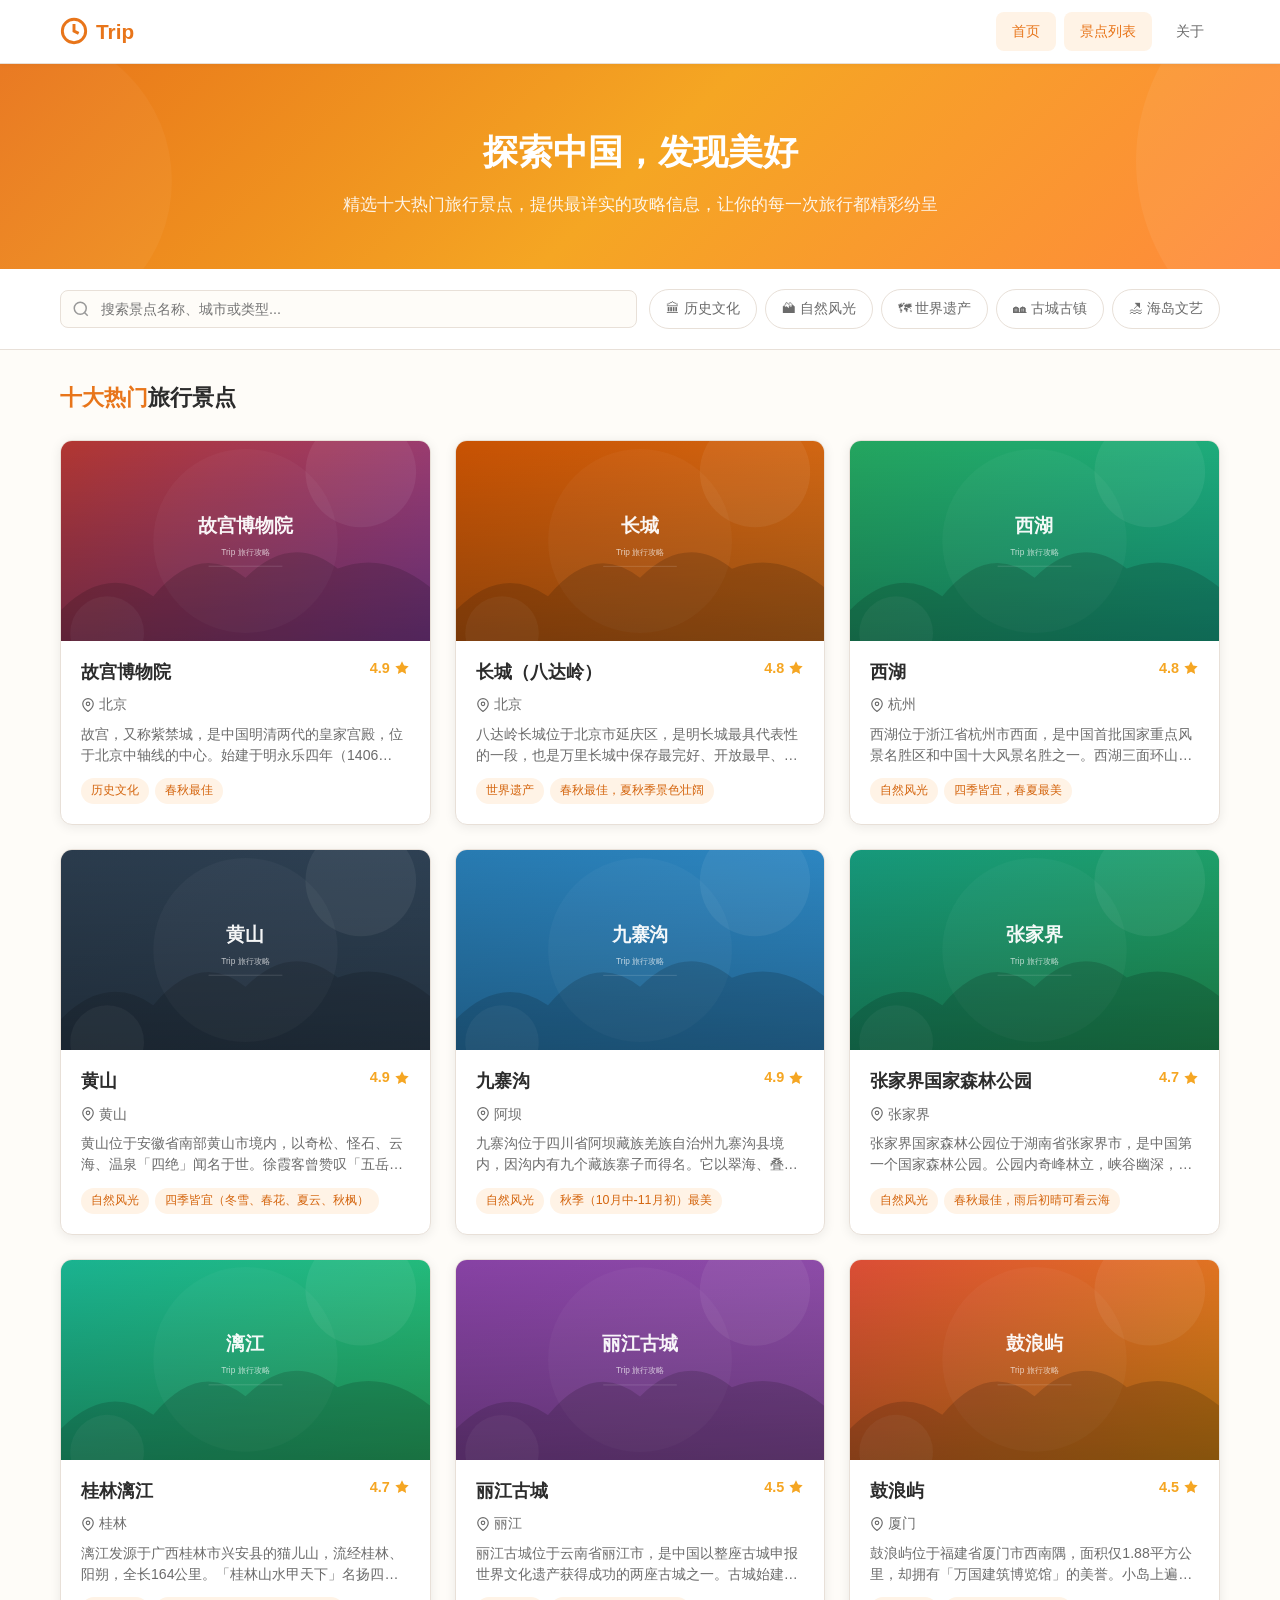
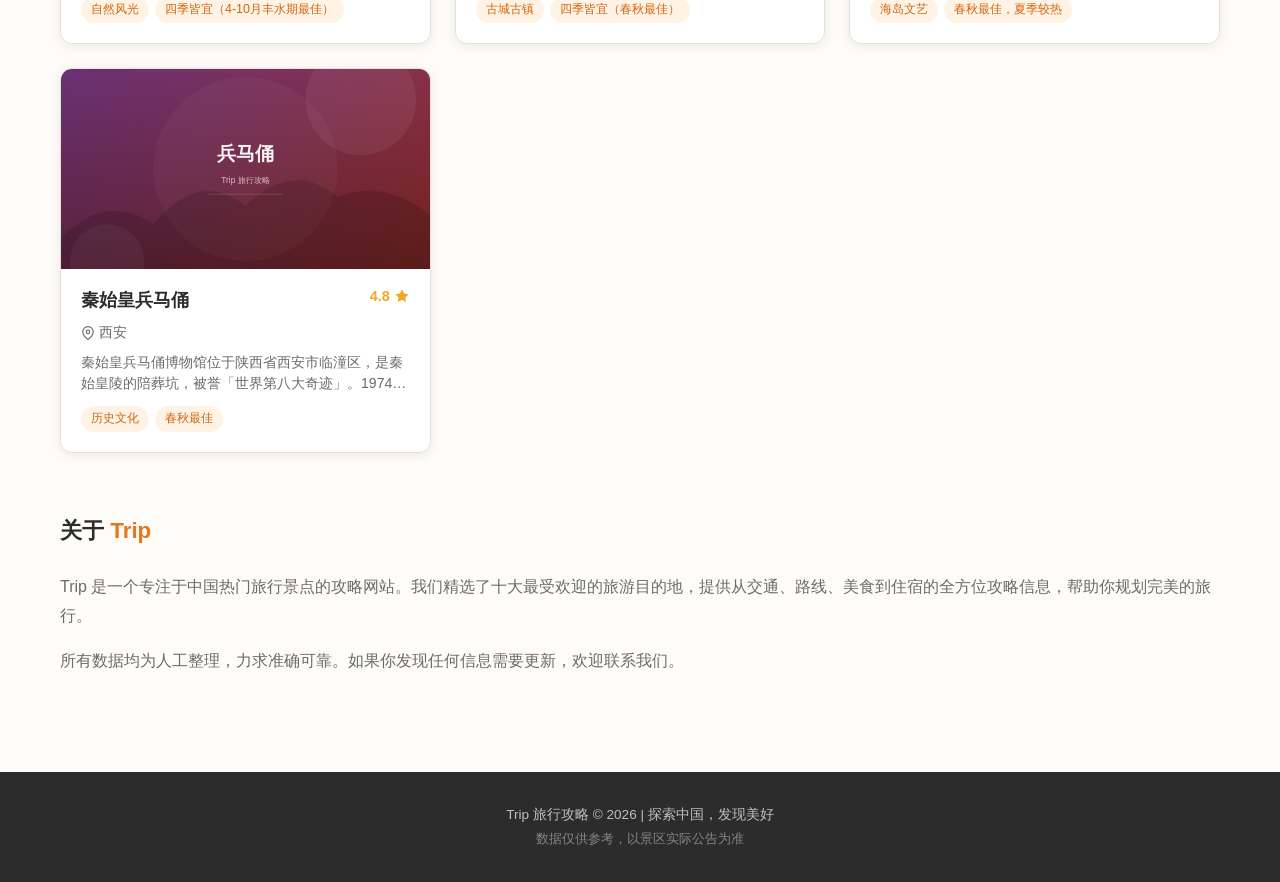
<file: index.html>
﻿<!DOCTYPE html>
<html lang="zh-CN">
<head>
  <meta charset="UTF-8">
  <meta name="viewport" content="width=device-width, initial-scale=1.0">
  <meta name="description" content="Trip - 中国十大热门旅行景点攻略网站，提供故宫、长城、西湖、黄山等景点详细攻略信息。">
  <title>Trip - 中国旅行攻略</title>
  <link rel="stylesheet" href="css/style.css">
  <link rel="icon" type="image/svg+xml" href="data:image/svg+xml,<svg xmlns='http://www.w3.org/2000/svg' viewBox='0 0 100 100'><text y='.9em' font-size='90'>✈</text></svg>">
</head>
<body>

  <!-- Navigation -->
  <nav class="navbar">
    <div class="container">
      <a href="index.html" class="nav-logo">
        <svg viewBox="0 0 24 24" fill="none" stroke="currentColor" stroke-width="2.5"><circle cx="12" cy="12" r="10"/><path d="M12 6v6l4 2"/></svg>
        Trip
      </a>
      <div class="nav-links">
        <a href="index.html" class="active">首页</a>
        <a href="index.html">景点列表</a>
        <a href="#about">关于</a>
      </div>
    </div>
  </nav>

  <main>
    <!-- Hero -->
    <section class="hero">
      <div class="container">
        <h1>探索中国，发现美好</h1>
        <p>精选十大热门旅行景点，提供最详实的攻略信息，让你的每一次旅行都精彩纷呈</p>
      </div>
    </section>

    <!-- Search & Filter -->
    <section class="filter-bar">
      <div class="container">
        <div class="search-box">
          <svg class="search-icon" viewBox="0 0 24 24" width="18" height="18" fill="none" stroke="currentColor" stroke-width="2"><circle cx="11" cy="11" r="8"/><line x1="21" y1="21" x2="16.65" y2="16.65"/></svg>
          <input type="text" id="searchInput" placeholder="搜索景点名称、城市或类型..." autocomplete="off">
        </div>
        <div class="filter-tags">
          <span class="filter-tag" data-filter="历史文化">🏛 历史文化</span>
          <span class="filter-tag" data-filter="自然风光">🏔 自然风光</span>
          <span class="filter-tag" data-filter="世界遗产">🗺 世界遗产</span>
          <span class="filter-tag" data-filter="古城古镇">🏘 古城古镇</span>
          <span class="filter-tag" data-filter="海岛文艺">🏖 海岛文艺</span>
        </div>
      </div>
    </section>

    <!-- Spot Grid -->
    <section class="spot-grid-section">
      <div class="container">
        <h2 class="section-title"><span class="highlight">十大热门</span>旅行景点</h2>
        <div class="spot-grid"></div>
      </div>
    </section>

    <!-- About -->
    <section id="about" class="about-page" style="padding-top:0">
      <div class="container">
        <h2 class="section-title">关于 <span class="highlight">Trip</span></h2>
        <p>Trip 是一个专注于中国热门旅行景点的攻略网站。我们精选了十大最受欢迎的旅游目的地，提供从交通、路线、美食到住宿的全方位攻略信息，帮助你规划完美的旅行。</p>
        <p>所有数据均为人工整理，力求准确可靠。如果你发现任何信息需要更新，欢迎联系我们。</p>
      </div>
    </section>
  </main>

  <!-- Footer -->
  <footer class="footer">
    <div class="container">
      <p>Trip 旅行攻略 &copy; 2026 | 探索中国，发现美好</p>
      <p style="margin-top:4px;font-size:0.8rem;opacity:0.6">数据仅供参考，以景区实际公告为准</p>
    </div>
  </footer>

  <!-- Back to Top -->
  <button id="backToTop" class="back-to-top" aria-label="返回顶部">
    <svg viewBox="0 0 24 24" width="20" height="20" fill="none" stroke="currentColor" stroke-width="2.5"><polyline points="18 15 12 9 6 15"/></svg>
  </button>

  <script src="js/data.js"></script>
  <script src="js/app.js"></script>
</body>
</html>
</file>
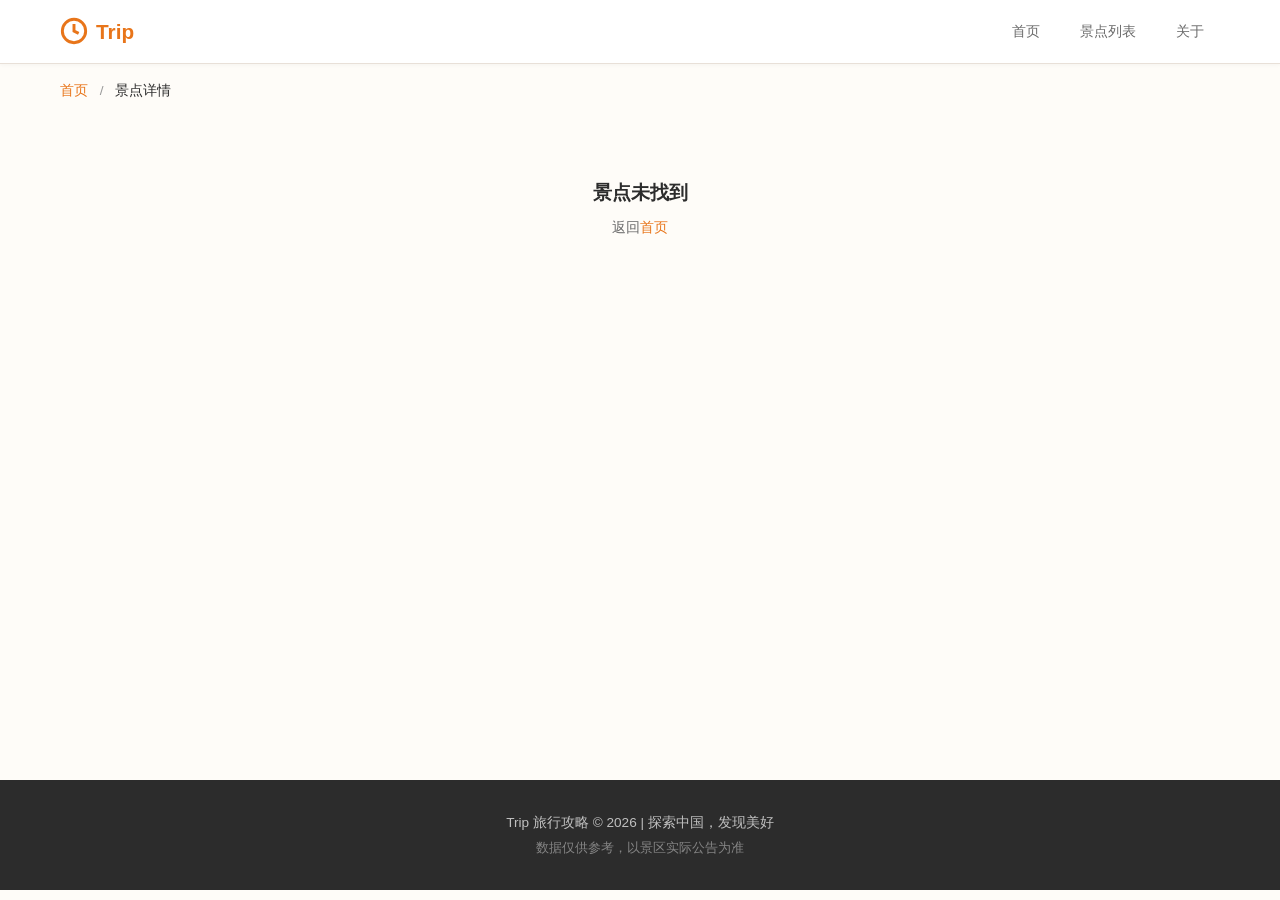
<file: pages/spot.html>
﻿<!DOCTYPE html>
<html lang="zh-CN">
<head>
  <meta charset="UTF-8">
  <meta name="viewport" content="width=device-width, initial-scale=1.0">
  <meta name="description" content="Trip - 景点详情页">
  <title>Trip 旅行攻略</title>
  <link rel="stylesheet" href="../css/style.css">
  <link rel="icon" type="image/svg+xml" href="data:image/svg+xml,<svg xmlns='http://www.w3.org/2000/svg' viewBox='0 0 100 100'><text y='.9em' font-size='90'>✈</text></svg>">
</head>
<body>

  <!-- Navigation -->
  <nav class="navbar">
    <div class="container">
      <a href="../index.html" class="nav-logo">
        <svg viewBox="0 0 24 24" fill="none" stroke="currentColor" stroke-width="2.5"><circle cx="12" cy="12" r="10"/><path d="M12 6v6l4 2"/></svg>
        Trip
      </a>
      <div class="nav-links">
        <a href="../index.html">首页</a>
        <a href="../index.html">景点列表</a>
        <a href="../index.html#about">关于</a>
      </div>
    </div>
  </nav>

  <main>
    <!-- Breadcrumb -->
    <div class="container">
      <div class="breadcrumb">
        <a href="../index.html">首页</a>
        <span class="sep">/</span>
        <span class="current">景点详情</span>
      </div>
    </div>

    <!-- Spot Detail -->
    <section class="spot-detail"></section>
  </main>

  <!-- Footer -->
  <footer class="footer">
    <div class="container">
      <p>Trip 旅行攻略 &copy; 2026 | 探索中国，发现美好</p>
      <p style="margin-top:4px;font-size:0.8rem;opacity:0.6">数据仅供参考，以景区实际公告为准</p>
    </div>
  </footer>

  <!-- Back to Top -->
  <button id="backToTop" class="back-to-top" aria-label="返回顶部">
    <svg viewBox="0 0 24 24" width="20" height="20" fill="none" stroke="currentColor" stroke-width="2.5"><polyline points="18 15 12 9 6 15"/></svg>
  </button>

  <script src="../js/data.js"></script>
  <script src="../js/app.js"></script>
</body>
</html>
</file>
<file: css/style.css>
﻿/* ========================================
   Trip - 旅行攻略网站 全局样式
   配色方案: 暖色调 (琥珀色/橙色/暖灰)
   ======================================== */

/* ---- CSS Variables ---- */
:root {
  --primary: #E8751A;
  --primary-dark: #D4650E;
  --primary-light: #FFF3E6;
  --accent: #F5A623;
  --accent-light: #FFF8E1;
  --bg: #FEFCF8;
  --bg-white: #FFFFFF;
  --text: #2C2C2C;
  --text-secondary: #6B6B6B;
  --text-muted: #999999;
  --border: #E8E0D8;
  --shadow: 0 2px 12px rgba(0,0,0,0.08);
  --shadow-hover: 0 8px 24px rgba(0,0,0,0.12);
  --radius: 12px;
  --radius-sm: 8px;
  --max-width: 1200px;
  --nav-height: 64px;
  --transition: 0.3s ease;
}

/* ---- Reset & Base ---- */
*, *::before, *::after {
  box-sizing: border-box;
  margin: 0;
  padding: 0;
}

html {
  scroll-behavior: smooth;
  font-size: 16px;
}

body {
  font-family: -apple-system, BlinkMacSystemFont, "PingFang SC", "Noto Sans SC", "Helvetica Neue", Arial, sans-serif;
  background-color: var(--bg);
  color: var(--text);
  line-height: 1.6;
  -webkit-font-smoothing: antialiased;
}

a { color: inherit; text-decoration: none; }
img { max-width: 100%; height: auto; display: block; }
ul { list-style: none; }

.container {
  max-width: var(--max-width);
  margin: 0 auto;
  padding: 0 20px;
}

/* ---- Navigation ---- */
.navbar {
  position: fixed;
  top: 0;
  left: 0;
  right: 0;
  height: var(--nav-height);
  background: var(--bg-white);
  border-bottom: 1px solid var(--border);
  z-index: 1000;
  box-shadow: 0 1px 4px rgba(0,0,0,0.04);
}

.navbar .container {
  display: flex;
  align-items: center;
  justify-content: space-between;
  height: 100%;
}

.nav-logo {
  display: flex;
  align-items: center;
  gap: 8px;
  font-size: 1.3rem;
  font-weight: 700;
  color: var(--primary);
}

.nav-logo svg {
  width: 28px;
  height: 28px;
}

.nav-links {
  display: flex;
  align-items: center;
  gap: 8px;
}

.nav-links a {
  padding: 8px 16px;
  border-radius: var(--radius-sm);
  font-size: 0.9rem;
  font-weight: 500;
  color: var(--text-secondary);
  transition: all var(--transition);
}

.nav-links a:hover,
.nav-links a.active {
  color: var(--primary);
  background: var(--primary-light);
}

/* ---- Main Content ---- */
main {
  margin-top: var(--nav-height);
  min-height: calc(100vh - var(--nav-height) - 120px);
}

/* ---- Hero Banner ---- */
.hero {
  background: linear-gradient(135deg, #E8751A 0%, #F5A623 50%, #FF8A3C 100%);
  color: white;
  padding: 60px 0 50px;
  text-align: center;
  position: relative;
  overflow: hidden;
}

.hero::before {
  content: '';
  position: absolute;
  top: -50%;
  right: -20%;
  width: 400px;
  height: 400px;
  background: rgba(255,255,255,0.06);
  border-radius: 50%;
}

.hero::after {
  content: '';
  position: absolute;
  bottom: -30%;
  left: -10%;
  width: 300px;
  height: 300px;
  background: rgba(255,255,255,0.04);
  border-radius: 50%;
}

.hero h1 {
  font-size: 2.2rem;
  font-weight: 800;
  margin-bottom: 12px;
  position: relative;
}

.hero p {
  font-size: 1.05rem;
  opacity: 0.9;
  max-width: 600px;
  margin: 0 auto;
  position: relative;
}

/* ---- Search & Filter ---- */
.filter-bar {
  background: var(--bg-white);
  padding: 20px 0;
  border-bottom: 1px solid var(--border);
  position: sticky;
  top: var(--nav-height);
  z-index: 100;
}

.filter-bar .container {
  display: flex;
  gap: 12px;
  flex-wrap: wrap;
  align-items: center;
}

.search-box {
  flex: 1;
  min-width: 200px;
  position: relative;
}

.search-box input {
  width: 100%;
  padding: 10px 16px 10px 40px;
  border: 1px solid var(--border);
  border-radius: var(--radius-sm);
  font-size: 0.9rem;
  background: var(--bg);
  transition: all var(--transition);
  outline: none;
}

.search-box input:focus {
  border-color: var(--primary);
  background: var(--bg-white);
  box-shadow: 0 0 0 3px rgba(232,117,26,0.1);
}

.search-box .search-icon {
  position: absolute;
  left: 12px;
  top: 50%;
  transform: translateY(-50%);
  color: var(--text-muted);
  pointer-events: none;
}

.filter-tags {
  display: flex;
  gap: 8px;
  flex-wrap: wrap;
}

.filter-tag {
  padding: 8px 16px;
  border: 1px solid var(--border);
  border-radius: 100px;
  font-size: 0.85rem;
  color: var(--text-secondary);
  cursor: pointer;
  transition: all var(--transition);
  background: var(--bg-white);
  user-select: none;
}

.filter-tag:hover {
  border-color: var(--primary);
  color: var(--primary);
}

.filter-tag.active {
  background: var(--primary);
  color: white;
  border-color: var(--primary);
}

/* ---- Spot Grid ---- */
.spot-grid-section {
  padding: 30px 0 60px;
}

.spot-grid {
  display: grid;
  grid-template-columns: repeat(auto-fill, minmax(340px, 1fr));
  gap: 24px;
}

.section-title {
  font-size: 1.4rem;
  font-weight: 700;
  margin-bottom: 24px;
  color: var(--text);
}

.section-title .highlight {
  color: var(--primary);
}

/* ---- Spot Card ---- */
.spot-card {
  background: var(--bg-white);
  border-radius: var(--radius);
  overflow: hidden;
  box-shadow: var(--shadow);
  transition: all var(--transition);
  cursor: pointer;
  border: 1px solid var(--border);
}

.spot-card:hover {
  transform: translateY(-4px);
  box-shadow: var(--shadow-hover);
}

.spot-card-img {
  width: 100%;
  height: 200px;
  object-fit: cover;
  background: #f0e8e0;
  transition: transform 0.5s ease;
}

.spot-card:hover .spot-card-img {
  transform: scale(1.05);
}

.spot-card-body {
  padding: 16px 20px 20px;
}

.spot-card-header {
  display: flex;
  justify-content: space-between;
  align-items: flex-start;
  margin-bottom: 8px;
}

.spot-card-name {
  font-size: 1.15rem;
  font-weight: 700;
  color: var(--text);
}

.spot-card-rating {
  display: flex;
  align-items: center;
  gap: 4px;
  color: var(--accent);
  font-weight: 600;
  font-size: 0.9rem;
  flex-shrink: 0;
}

.spot-card-rating svg {
  width: 16px;
  height: 16px;
}

.spot-card-city {
  font-size: 0.85rem;
  color: var(--text-secondary);
  display: flex;
  align-items: center;
  gap: 4px;
  margin-bottom: 8px;
}

.spot-card-summary {
  font-size: 0.88rem;
  color: var(--text-secondary);
  line-height: 1.5;
  display: -webkit-box;
  -webkit-line-clamp: 2;
  -webkit-box-orient: vertical;
  overflow: hidden;
}

.spot-card-tags {
  display: flex;
  gap: 6px;
  margin-top: 12px;
  flex-wrap: wrap;
}

.spot-card-tag {
  padding: 3px 10px;
  background: var(--primary-light);
  color: var(--primary-dark);
  border-radius: 100px;
  font-size: 0.78rem;
  font-weight: 500;
}

/* ---- Breadcrumb ---- */
.breadcrumb {
  padding: 16px 0;
  font-size: 0.85rem;
  color: var(--text-secondary);
}

.breadcrumb a {
  color: var(--primary);
}

.breadcrumb a:hover {
  text-decoration: underline;
}

.breadcrumb .sep {
  margin: 0 8px;
  color: var(--text-muted);
}

.breadcrumb .current {
  color: var(--text);
  font-weight: 500;
}

/* ---- Spot Detail ---- */
.spot-detail {
  padding-bottom: 80px;
}

.spot-detail-hero {
  width: 100%;
  height: 380px;
  object-fit: cover;
  border-radius: var(--radius);
  margin-bottom: 32px;
  background: #f0e8e0;
}

.spot-detail-header {
  display: flex;
  justify-content: space-between;
  align-items: center;
  margin-bottom: 16px;
  flex-wrap: wrap;
  gap: 12px;
}

.spot-detail-name {
  font-size: 2rem;
  font-weight: 800;
  color: var(--text);
}

.spot-detail-rating {
  display: flex;
  align-items: center;
  gap: 6px;
  color: var(--accent);
  font-size: 1.1rem;
  font-weight: 600;
}

.spot-detail-rating svg {
  width: 22px;
  height: 22px;
}

.spot-detail-meta {
  display: grid;
  grid-template-columns: repeat(auto-fit, minmax(200px, 1fr));
  gap: 12px;
  background: var(--primary-light);
  padding: 20px 24px;
  border-radius: var(--radius);
  margin-bottom: 28px;
}

.meta-item {
  display: flex;
  align-items: center;
  gap: 10px;
  font-size: 0.9rem;
  color: var(--text);
}

.meta-item svg {
  width: 20px;
  height: 20px;
  color: var(--primary);
  flex-shrink: 0;
}

.meta-item strong {
  color: var(--text-secondary);
  font-weight: 500;
  margin-right: 4px;
}

.spot-detail-summary {
  font-size: 1rem;
  line-height: 1.8;
  color: var(--text);
  margin-bottom: 32px;
  padding: 20px 24px;
  background: var(--bg-white);
  border-radius: var(--radius);
  border: 1px solid var(--border);
}

/* ---- Detail Modules ---- */
.detail-module {
  margin-bottom: 32px;
  background: var(--bg-white);
  border-radius: var(--radius);
  border: 1px solid var(--border);
  overflow: hidden;
}

.detail-module-header {
  display: flex;
  align-items: center;
  gap: 10px;
  padding: 18px 24px;
  background: var(--primary-light);
  border-bottom: 1px solid var(--border);
  cursor: pointer;
}

.detail-module-header svg {
  width: 22px;
  height: 22px;
  color: var(--primary);
  flex-shrink: 0;
}

.detail-module-header h3 {
  font-size: 1.05rem;
  font-weight: 700;
  color: var(--text);
  flex: 1;
}

.detail-module-header .toggle-icon {
  transition: transform var(--transition);
  color: var(--text-muted);
}

.detail-module.collapsed .toggle-icon {
  transform: rotate(-90deg);
}

.detail-module-body {
  padding: 20px 24px;
}

.detail-module.collapsed .detail-module-body {
  display: none;
}

.route-item {
  padding: 12px 16px;
  margin-bottom: 10px;
  background: var(--bg);
  border-radius: var(--radius-sm);
  border-left: 3px solid var(--primary);
}

.route-item .route-label {
  font-weight: 700;
  color: var(--primary);
  margin-bottom: 4px;
}

.route-item p {
  font-size: 0.9rem;
  line-height: 1.6;
  color: var(--text-secondary);
}

.list-item {
  padding: 10px 0;
  border-bottom: 1px solid var(--border);
  font-size: 0.9rem;
  line-height: 1.5;
  color: var(--text);
}

.list-item:last-child {
  border-bottom: none;
}

.list-item::before {
  content: '\2022';
  color: var(--primary);
  font-weight: bold;
  margin-right: 8px;
}

.tips-item {
  padding: 10px 0;
  border-bottom: 1px solid var(--border);
  font-size: 0.9rem;
  line-height: 1.5;
  color: var(--text);
  display: flex;
  gap: 8px;
}

.tips-item:last-child {
  border-bottom: none;
}

.tips-item::before {
  content: '\26A0';
  font-size: 1rem;
  flex-shrink: 0;
}

/* ---- Footer ---- */
.footer {
  background: #2C2C2C;
  color: rgba(255,255,255,0.7);
  padding: 32px 0;
  text-align: center;
  font-size: 0.85rem;
}

.footer a {
  color: var(--accent);
}

.footer a:hover {
  text-decoration: underline;
}

/* ---- Back to Top ---- */
.back-to-top {
  position: fixed;
  bottom: 30px;
  right: 30px;
  width: 44px;
  height: 44px;
  border-radius: 50%;
  background: var(--primary);
  color: white;
  border: none;
  cursor: pointer;
  display: flex;
  align-items: center;
  justify-content: center;
  box-shadow: 0 4px 12px rgba(232,117,26,0.3);
  transition: all var(--transition);
  opacity: 0;
  visibility: hidden;
  transform: translateY(10px);
  z-index: 999;
}

.back-to-top.visible {
  opacity: 1;
  visibility: visible;
  transform: translateY(0);
}

.back-to-top:hover {
  background: var(--primary-dark);
  transform: translateY(-2px);
  box-shadow: 0 6px 16px rgba(232,117,26,0.4);
}

/* ---- Page Load Animation ---- */
.fade-in {
  animation: fadeIn 0.5s ease forwards;
}

@keyframes fadeIn {
  from { opacity: 0; transform: translateY(12px); }
  to { opacity: 1; transform: translateY(0); }
}

.fade-in-stagger {
  opacity: 0;
  animation: fadeIn 0.5s ease forwards;
}

.fade-in-stagger:nth-child(1) { animation-delay: 0.05s; }
.fade-in-stagger:nth-child(2) { animation-delay: 0.1s; }
.fade-in-stagger:nth-child(3) { animation-delay: 0.15s; }
.fade-in-stagger:nth-child(4) { animation-delay: 0.2s; }
.fade-in-stagger:nth-child(5) { animation-delay: 0.25s; }
.fade-in-stagger:nth-child(6) { animation-delay: 0.3s; }
.fade-in-stagger:nth-child(7) { animation-delay: 0.35s; }
.fade-in-stagger:nth-child(8) { animation-delay: 0.4s; }
.fade-in-stagger:nth-child(9) { animation-delay: 0.45s; }
.fade-in-stagger:nth-child(10) { animation-delay: 0.5s; }

/* ---- Responsive ---- */
@media (max-width: 768px) {
  .hero h1 { font-size: 1.6rem; }
  .hero p { font-size: 0.95rem; }
  .spot-grid { grid-template-columns: 1fr; }
  .navbar .container { padding: 0 16px; }
  .nav-links a { padding: 8px 12px; font-size: 0.85rem; }
  .spot-detail-name { font-size: 1.5rem; }
  .spot-detail-hero { height: 220px; }
  .spot-detail-meta { grid-template-columns: 1fr; }
  .detail-module-body { padding: 16px; }
  .detail-module-header { padding: 14px 16px; }
  .filter-bar .container { flex-direction: column; }
  .search-box { min-width: 100%; }
  .back-to-top { bottom: 20px; right: 20px; width: 40px; height: 40px; }
}

@media (min-width: 769px) and (max-width: 1024px) {
  .spot-grid { grid-template-columns: repeat(2, 1fr); }
}

/* ---- Loading Skeleton ---- */
.skeleton {
  background: linear-gradient(90deg, #f0e8e0 25%, #e8ddd5 50%, #f0e8e0 75%);
  background-size: 200% 100%;
  animation: shimmer 1.5s infinite;
  border-radius: var(--radius-sm);
}

@keyframes shimmer {
  0% { background-position: 200% 0; }
  100% { background-position: -200% 0; }
}

.skeleton-card {
  height: 360px;
  border-radius: var(--radius);
}

.skeleton-text {
  height: 16px;
  margin-bottom: 8px;
}

.skeleton-text:last-child {
  width: 60%;
}

/* ---- About Page ---- */
.about-page {
  padding: 40px 0 80px;
}

.about-page h1 {
  font-size: 2rem;
  font-weight: 800;
  margin-bottom: 20px;
  color: var(--text);
}

.about-page p {
  font-size: 1rem;
  line-height: 1.8;
  color: var(--text-secondary);
  margin-bottom: 16px;
}

/* ---- No results ---- */
.no-results {
  text-align: center;
  padding: 60px 20px;
  color: var(--text-secondary);
}

.no-results svg {
  width: 64px;
  height: 64px;
  margin-bottom: 16px;
  opacity: 0.4;
}

.no-results h3 {
  font-size: 1.2rem;
  margin-bottom: 8px;
  color: var(--text);
}

.no-results p {
  font-size: 0.9rem;
}

/* ---- Gallery grid ---- */
.gallery-grid {
  display: grid;
  grid-template-columns: repeat(auto-fill, minmax(200px, 1fr));
  gap: 12px;
}

.gallery-grid img {
  width: 100%;
  height: 150px;
  object-fit: cover;
  border-radius: var(--radius-sm);
  transition: transform var(--transition);
  cursor: pointer;
}

.gallery-grid img:hover {
  transform: scale(1.03);
}

/* ---- Star rating (inline SVG) ---- */
.star-icon {
  color: var(--accent);
  fill: currentColor;
  width: 16px;
  height: 16px;
}

.empty-star {
  color: var(--border);
  fill: currentColor;
  width: 16px;
  height: 16px;
}

/* Print styles */
@media print {
  .navbar, .filter-bar, .back-to-top, .footer { display: none; }
  main { margin-top: 0; }
  body { font-size: 12px; }
  .detail-module { break-inside: avoid; }
}
</file>
